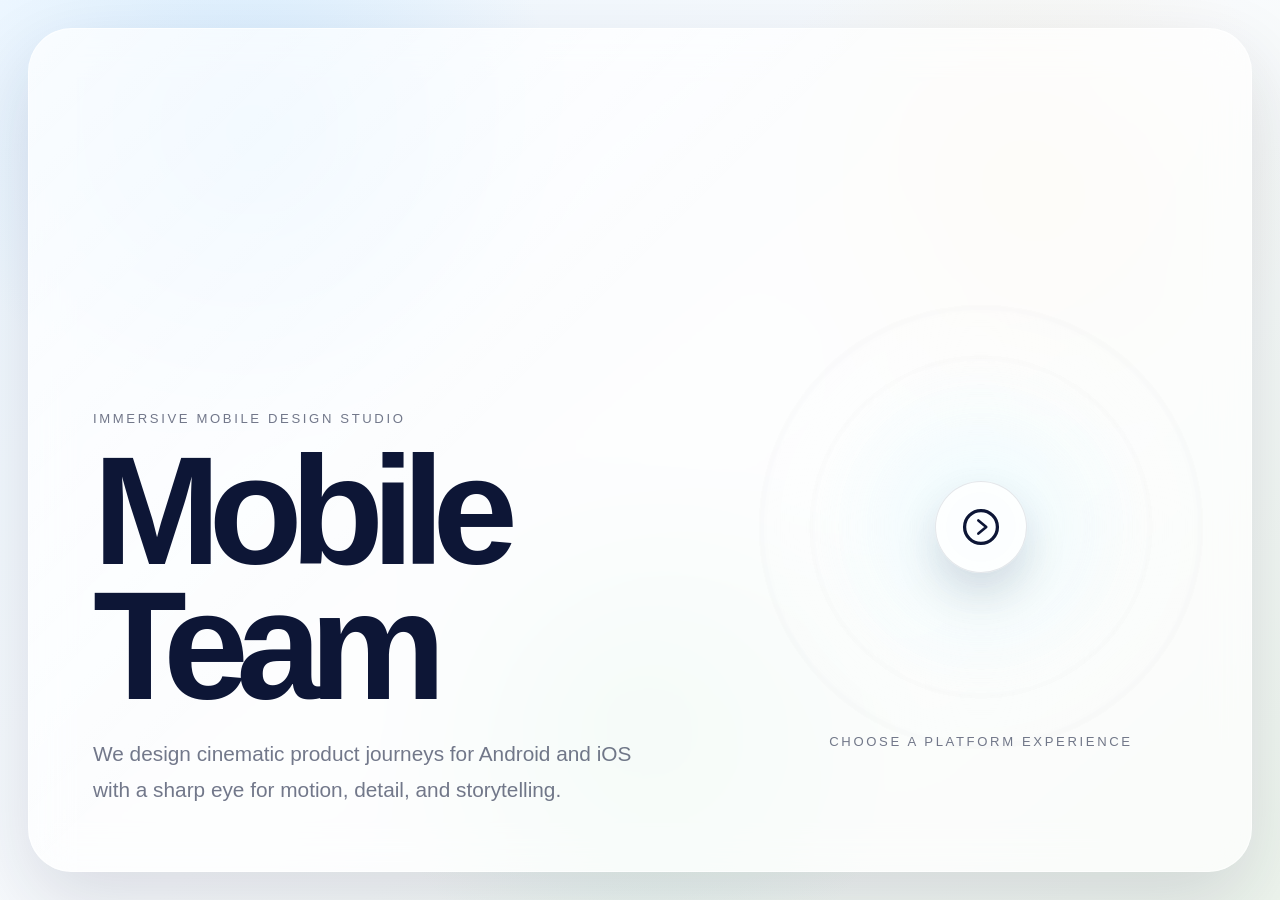
<file: index.html>
<!DOCTYPE html>
<html lang="en">
  <head>
    <meta charset="UTF-8" />
    <meta name="viewport" content="width=device-width, initial-scale=1.0" />
    <title>Mobile Team</title>
    <link rel="stylesheet" href="./styles.css" />
  </head>
  <body class="page-home">
    <main class="site-shell">
      <section class="hero-panel home-panel">
        <div class="hero-copy">
          <p class="kicker">Immersive mobile design studio</p>
          <h1 class="headline-xl">Mobile Team</h1>
          <p class="hero-text">
            We design cinematic product journeys for Android and iOS with a
            sharp eye for motion, detail, and storytelling.
          </p>
        </div>

        <div class="orbital-stage">
          <div class="ambient-ring ambient-ring-a"></div>
          <div class="ambient-ring ambient-ring-b"></div>

          <div class="split-control" data-split-control>
            <button
              class="arrow-button"
              type="button"
              aria-expanded="false"
              aria-label="Show Android and Apple options"
              data-split-trigger
            >
              <span class="arrow-icon" aria-hidden="true">
                <svg viewBox="0 0 64 64" class="icon-svg" focusable="false">
                  <circle cx="32" cy="32" r="25" fill="none" stroke="currentColor" stroke-width="5" />
                  <path
                    d="M28 22 40 32 28 42"
                    fill="none"
                    stroke="currentColor"
                    stroke-linecap="round"
                    stroke-linejoin="round"
                    stroke-width="4"
                  />
                </svg>
              </span>
            </button>

            <div class="platform-bubbles">
              <a
                class="platform-bubble android-bubble"
                href="./android.html"
                aria-label="Android"
                data-platform-choice
              >
                <svg viewBox="0 0 120 120" class="platform-icon" focusable="false">
                  <g
                    fill="none"
                    stroke="currentColor"
                    stroke-linecap="round"
                    stroke-linejoin="round"
                    stroke-width="6"
                  >
                    <path d="M37 45c5-12 17-20 23-20s18 8 23 20" />
                    <path
                      d="M33 50h54v25c0 12-9 21-21 21H54c-12 0-21-9-21-21V50Z"
                      fill="currentColor"
                      stroke="none"
                    />
                    <path d="M46 33 41 24" />
                    <path d="M74 33 79 24" />
                    <path d="M25 58v21" />
                    <path d="M95 58v21" />
                    <path d="M45 97v16" />
                    <path d="M75 97v16" />
                  </g>
                  <circle cx="50" cy="40" r="3.5" fill="#0a2313" />
                  <circle cx="70" cy="40" r="3.5" fill="#0a2313" />
                </svg>
              </a>

              <a
                class="platform-bubble apple-bubble"
                href="./ios.html"
                aria-label="iOS"
                data-platform-choice
              >
                <svg viewBox="0 0 120 120" class="platform-icon" focusable="false">
                  <path
                    d="M79.12 61.49c.08 17.13 15.03 22.84 15.2 22.92-.13.4-2.39 8.2-7.84 16.24-4.71 6.96-9.59 13.89-17.29 14.03-7.57.14-10-4.49-18.68-4.49-8.69 0-11.39 4.35-18.54 4.63-7.42.28-13.07-7.45-17.82-14.39-9.72-14.07-17.14-39.77-7.17-57.11 4.95-8.61 13.8-14.06 23.4-14.2 7.28-.14 14.15 4.9 18.68 4.9 4.54 0 13.06-6.06 22.01-5.17 3.75.16 14.3 1.52 21.06 11.41-.55.34-12.57 7.33-12.41 21.23ZM65.26 24.8c3.94-4.76 6.6-11.37 5.87-17.95-5.67.23-12.54 3.78-16.61 8.53-3.64 4.22-6.83 10.95-5.97 17.38 6.31.48 12.76-3.2 16.71-7.96Z"
                    fill="currentColor"
                  />
                </svg>
              </a>
            </div>
          </div>

          <p class="orbital-caption">Choose a platform experience</p>
        </div>
      </section>
    </main>

    <script>
      const control = document.querySelector("[data-split-control]");
      const trigger = document.querySelector("[data-split-trigger]");
      const platformChoices = document.querySelectorAll("[data-platform-choice]");
      let resetTimer;

      const clearResetTimer = () => {
        if (resetTimer) {
          window.clearTimeout(resetTimer);
          resetTimer = undefined;
        }
      };

      const closeChoices = () => {
        control.classList.remove("is-open");
        trigger.setAttribute("aria-expanded", "false");
        clearResetTimer();
      };

      const scheduleReset = () => {
        clearResetTimer();
        resetTimer = window.setTimeout(() => {
          closeChoices();
        }, 3000);
      };

      trigger?.addEventListener("click", () => {
        const expanded = control.classList.toggle("is-open");
        trigger.setAttribute("aria-expanded", expanded ? "true" : "false");

        if (expanded) {
          scheduleReset();
        } else {
          clearResetTimer();
        }
      });

      platformChoices.forEach((choice) => {
        choice.addEventListener("click", () => {
          clearResetTimer();
        });
      });
    </script>
  </body>
</html>
</file>
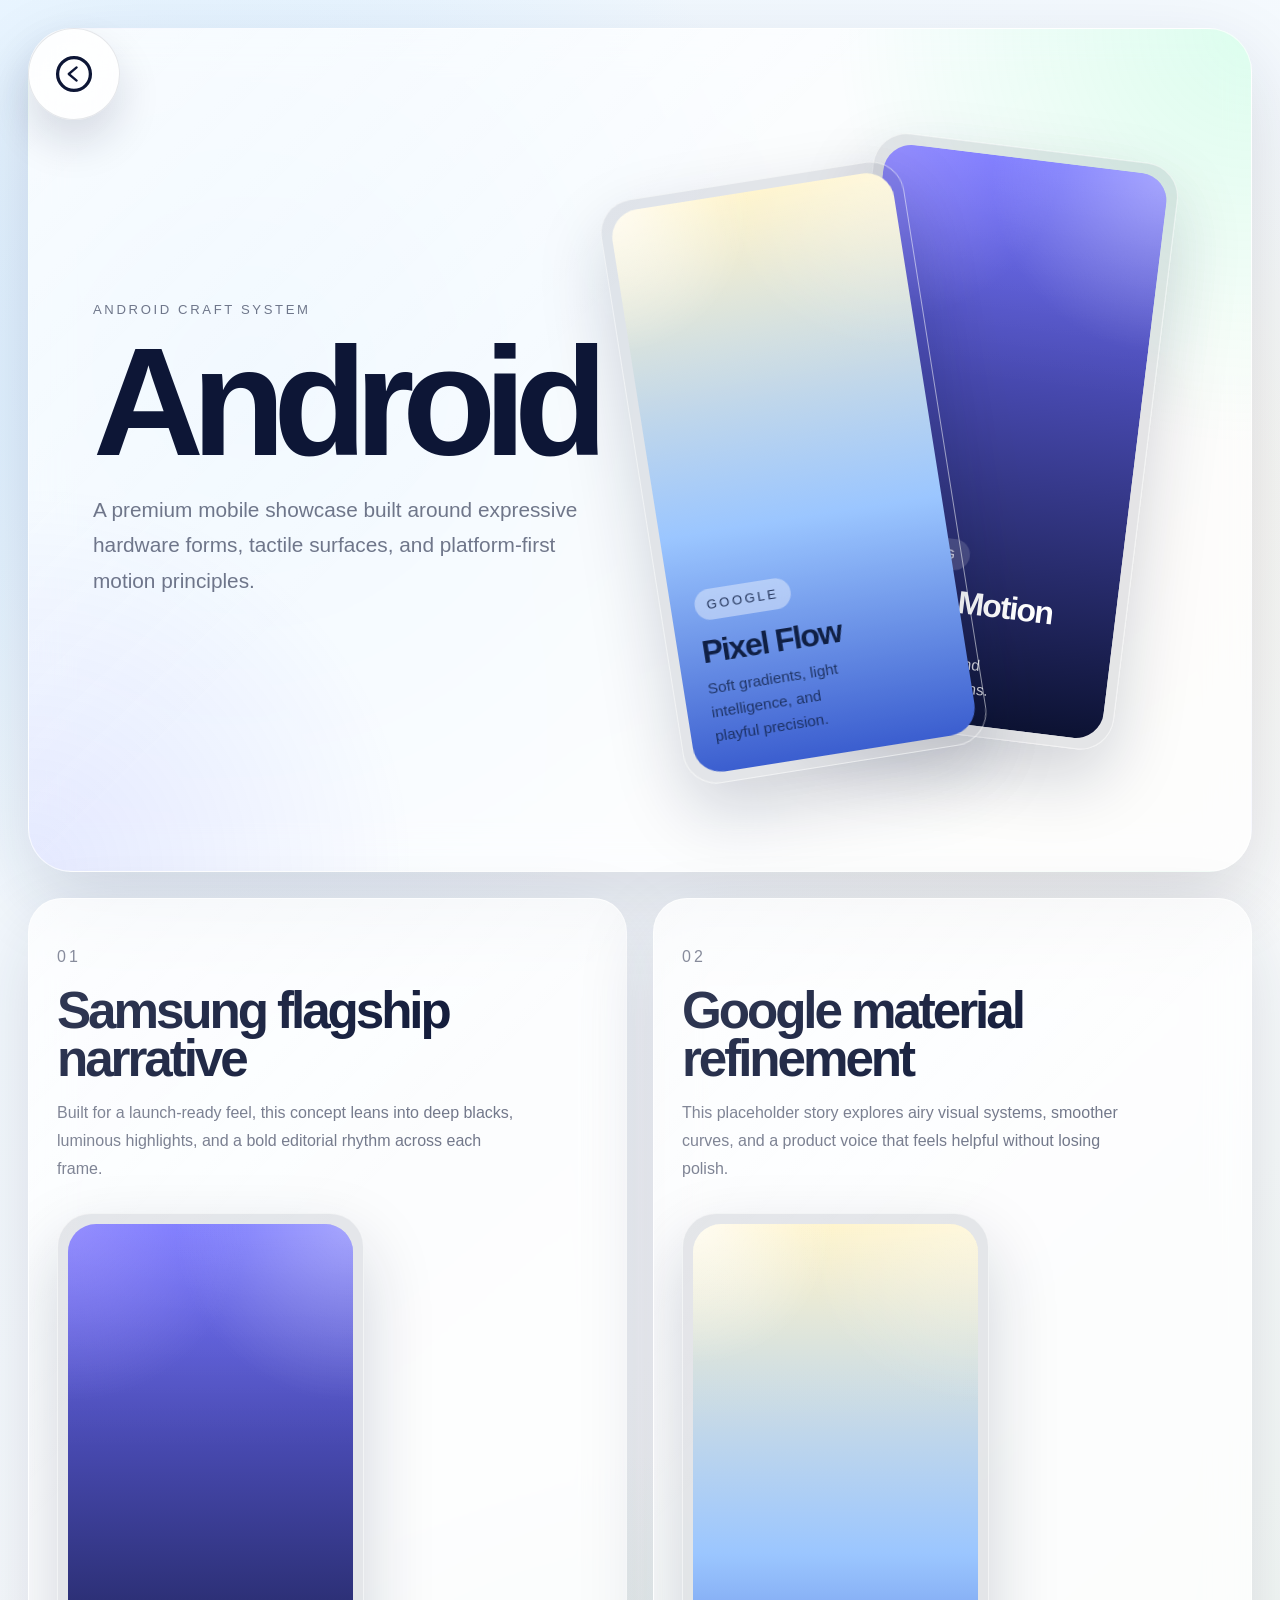
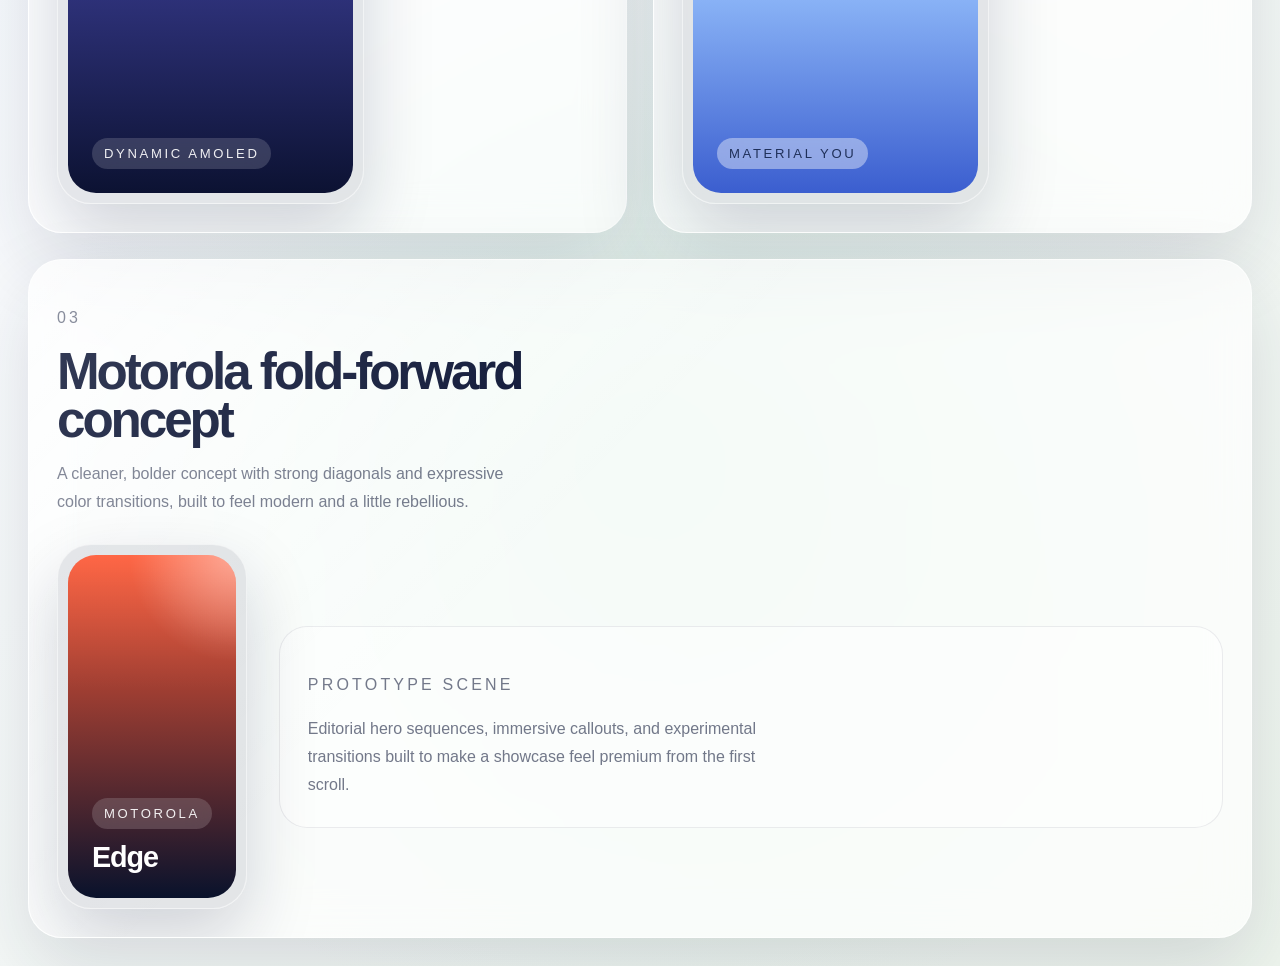
<file: android.html>
<!DOCTYPE html>
<html lang="en">
  <head>
    <meta charset="UTF-8" />
    <meta name="viewport" content="width=device-width, initial-scale=1.0" />
    <title>Android</title>
    <link rel="stylesheet" href="./styles.css" />
  </head>
  <body class="page-android">
    <main class="site-shell">
      <a class="back-button back-floating" href="./index.html" aria-label="Back to home">
        <svg viewBox="0 0 64 64" class="back-icon" focusable="false">
          <circle cx="32" cy="32" r="25" fill="none" stroke="currentColor" stroke-width="5" />
          <path
            d="M36 22 24 32 36 42"
            fill="none"
            stroke="currentColor"
            stroke-linecap="round"
            stroke-linejoin="round"
            stroke-width="3.5"
          />
        </svg>
      </a>

      <section class="hero-panel platform-panel">
        <div class="hero-copy">
          <p class="kicker">Android craft system</p>
          <h1 class="headline-xl">Android</h1>
          <p class="hero-text">
            A premium mobile showcase built around expressive hardware forms,
            tactile surfaces, and platform-first motion principles.
          </p>
        </div>

        <div class="hero-mockup-stack">
          <div class="device device-phone samsung-device">
            <div class="device-screen samsung-screen">
              <span class="brand-pill">Samsung</span>
              <h2>Galaxy Motion</h2>
              <p>Rich contrast, elevated gloss, and cinematic transitions.</p>
            </div>
          </div>

          <div class="device device-phone google-device">
            <div class="device-screen google-screen">
              <span class="brand-pill">Google</span>
              <h2>Pixel Flow</h2>
              <p>Soft gradients, light intelligence, and playful precision.</p>
            </div>
          </div>
        </div>
      </section>

      <section class="story-grid">
        <article class="story-card">
          <div class="story-copy">
            <p class="story-index">01</p>
            <h2>Samsung flagship narrative</h2>
            <p>
              Built for a launch-ready feel, this concept leans into deep blacks,
              luminous highlights, and a bold editorial rhythm across each frame.
            </p>
          </div>
          <div class="device device-phone samsung-device device-inline">
            <div class="device-screen samsung-screen">
              <span class="mini-label">Dynamic AMOLED</span>
            </div>
          </div>
        </article>

        <article class="story-card">
          <div class="story-copy">
            <p class="story-index">02</p>
            <h2>Google material refinement</h2>
            <p>
              This placeholder story explores airy visual systems, smoother curves,
              and a product voice that feels helpful without losing polish.
            </p>
          </div>
          <div class="device device-phone google-device device-inline">
            <div class="device-screen google-screen">
              <span class="mini-label">Material You</span>
            </div>
          </div>
        </article>

        <article class="story-card wide-card">
          <div class="story-copy">
            <p class="story-index">03</p>
            <h2>Motorola fold-forward concept</h2>
            <p>
              A cleaner, bolder concept with strong diagonals and expressive color
              transitions, built to feel modern and a little rebellious.
            </p>
          </div>
          <div class="device-row">
            <div class="device device-phone motorola-device">
              <div class="device-screen motorola-screen">
                <span class="brand-pill">Motorola</span>
                <h3>Edge</h3>
              </div>
            </div>
            <div class="feature-panel">
              <p class="feature-kicker">Prototype scene</p>
              <p>
                Editorial hero sequences, immersive callouts, and experimental
                transitions built to make a showcase feel premium from the first scroll.
              </p>
            </div>
          </div>
        </article>
      </section>
    </main>
  </body>
</html>
</file>
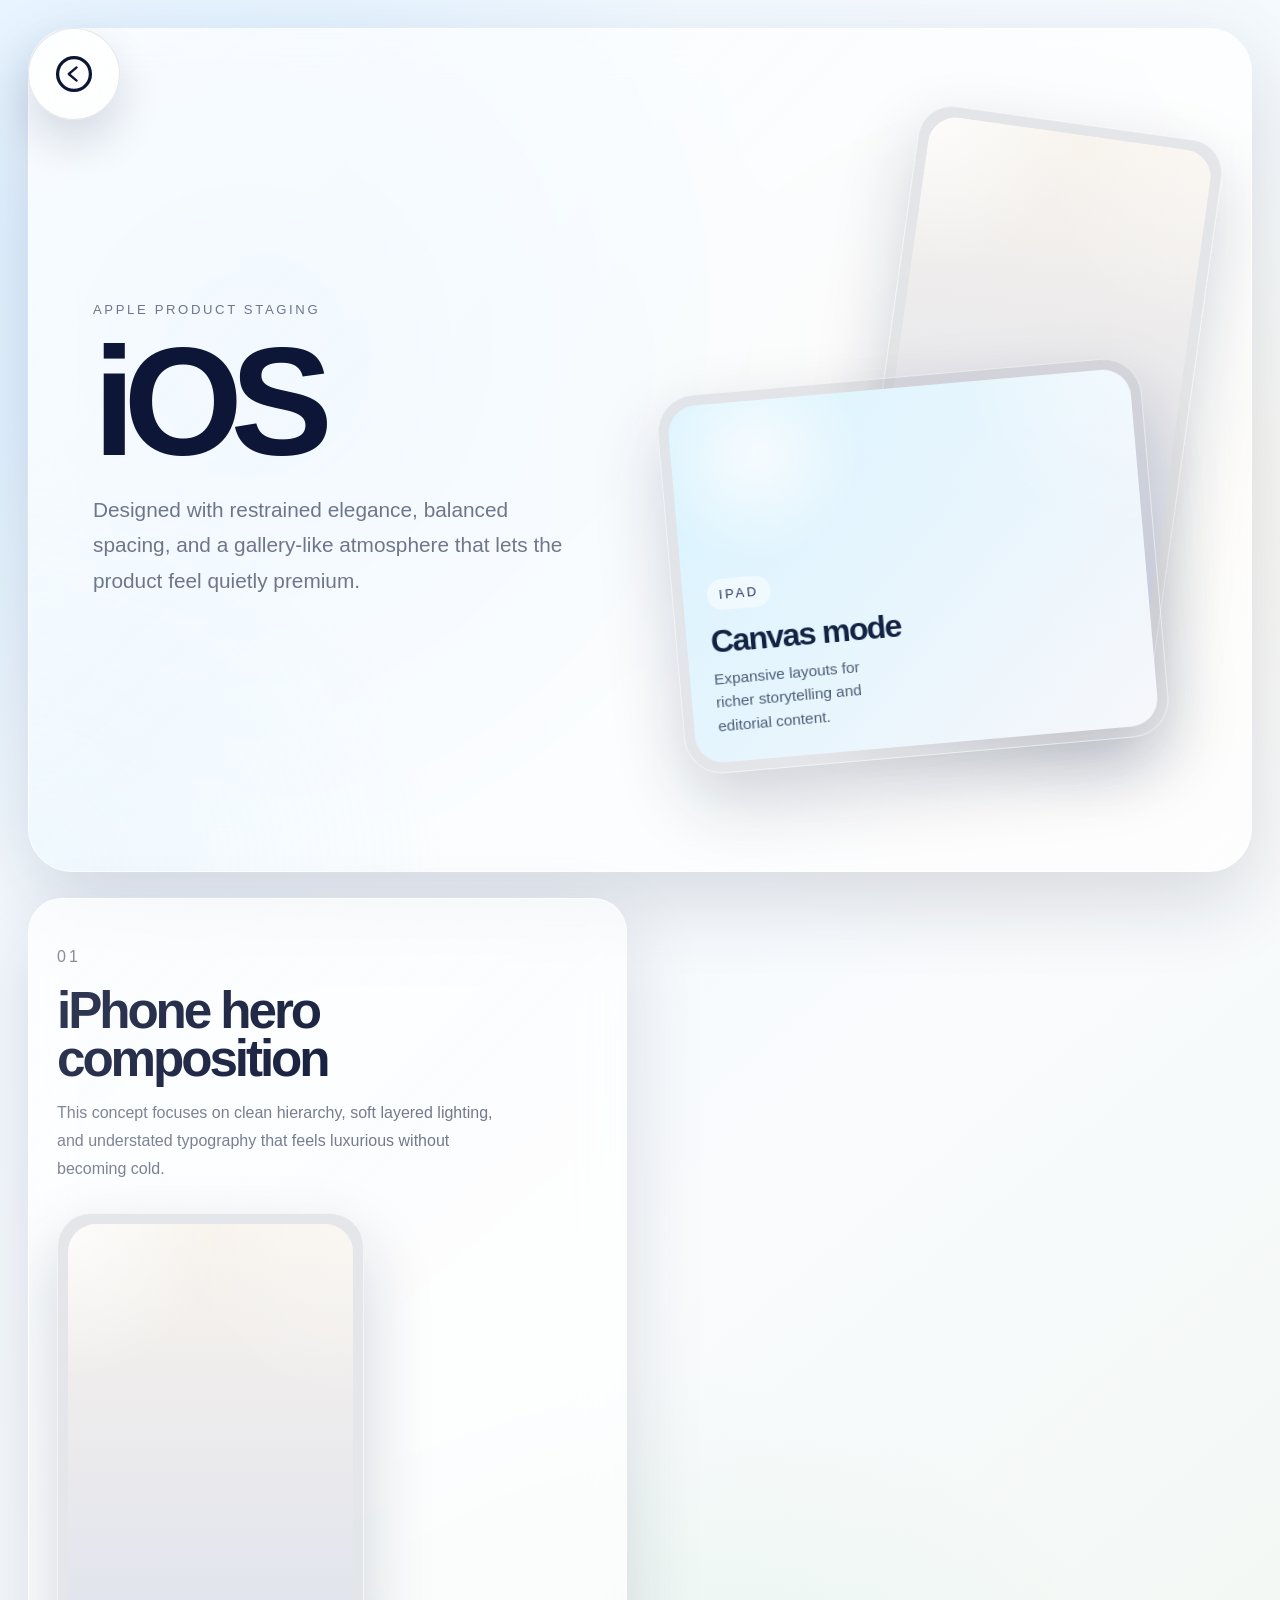
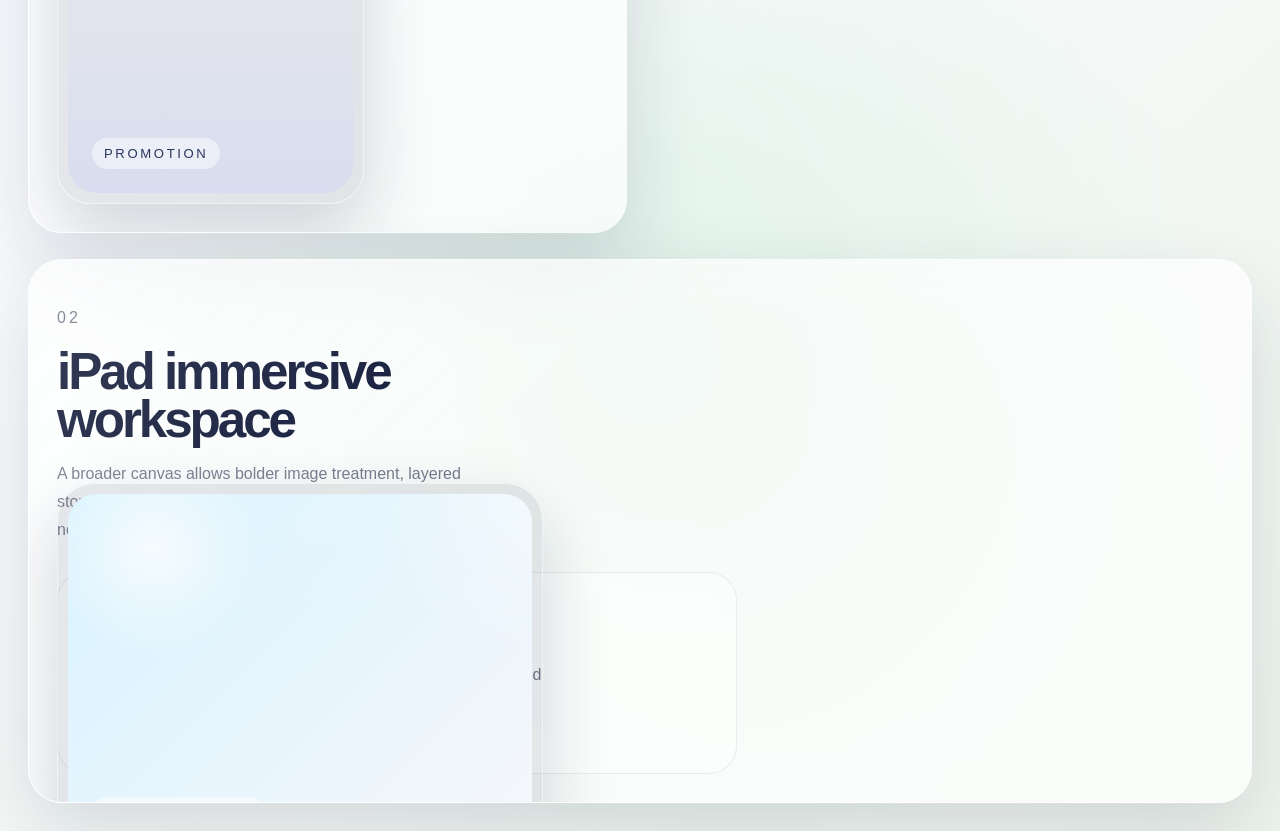
<file: ios.html>
<!DOCTYPE html>
<html lang="en">
  <head>
    <meta charset="UTF-8" />
    <meta name="viewport" content="width=device-width, initial-scale=1.0" />
    <title>iOS</title>
    <link rel="stylesheet" href="./styles.css" />
  </head>
  <body class="page-ios">
    <main class="site-shell">
      <a class="back-button back-floating" href="./index.html" aria-label="Back to home">
        <svg viewBox="0 0 64 64" class="back-icon" focusable="false">
          <circle cx="32" cy="32" r="25" fill="none" stroke="currentColor" stroke-width="5" />
          <path
            d="M36 22 24 32 36 42"
            fill="none"
            stroke="currentColor"
            stroke-linecap="round"
            stroke-linejoin="round"
            stroke-width="3.5"
          />
        </svg>
      </a>

      <section class="hero-panel platform-panel">
        <div class="hero-copy">
          <p class="kicker">Apple product staging</p>
          <h1 class="headline-xl">iOS</h1>
          <p class="hero-text">
            Designed with restrained elegance, balanced spacing, and a gallery-like
            atmosphere that lets the product feel quietly premium.
          </p>
        </div>

        <div class="hero-mockup-stack ios-stack">
          <div class="device device-phone iphone-device">
            <div class="device-screen iphone-screen">
              <span class="brand-pill">iPhone</span>
              <h2>Quiet luxury</h2>
              <p>Soft depth, refined spacing, and fluid motion pacing.</p>
            </div>
          </div>

          <div class="device device-tablet ipad-device">
            <div class="device-screen ipad-screen">
              <span class="brand-pill">iPad</span>
              <h2>Canvas mode</h2>
              <p>Expansive layouts for richer storytelling and editorial content.</p>
            </div>
          </div>
        </div>
      </section>

      <section class="story-grid ios-grid">
        <article class="story-card">
          <div class="story-copy">
            <p class="story-index">01</p>
            <h2>iPhone hero composition</h2>
            <p>
              This concept focuses on clean hierarchy, soft layered lighting, and
              understated typography that feels luxurious without becoming cold.
            </p>
          </div>
          <div class="device device-phone iphone-device device-inline">
            <div class="device-screen iphone-screen">
              <span class="mini-label">ProMotion</span>
            </div>
          </div>
        </article>

        <article class="story-card wide-card">
          <div class="story-copy">
            <p class="story-index">02</p>
            <h2>iPad immersive workspace</h2>
            <p>
              A broader canvas allows bolder image treatment, layered storytelling,
              and a premium presentation system for content that needs room to breathe.
            </p>
          </div>
          <div class="device-row tablet-row">
            <div class="device device-tablet ipad-device">
              <div class="device-screen ipad-screen">
                <span class="mini-label">Stage Manager</span>
              </div>
            </div>
            <div class="feature-panel light-panel">
              <p class="feature-kicker">Experience direction</p>
              <p>
                Large-scale gallery transitions, immersive showcase blocks, and subtle
                motion cues that feel closer to a luxury brand site than a standard app page.
              </p>
            </div>
          </div>
        </article>
      </section>
    </main>
  </body>
</html>
</file>
<file: styles.css>
:root {
  --ink: #0d1636;
  --text: rgba(13, 22, 54, 0.88);
  --muted: rgba(13, 22, 54, 0.58);
  --line: rgba(13, 22, 54, 0.1);
  --panel: rgba(255, 255, 255, 0.66);
  --panel-strong: rgba(255, 255, 255, 0.8);
  --shadow: 0 30px 80px rgba(18, 31, 66, 0.14);
  --android: #34d17a;
  --apple: #0f172a;
  --samsung-a: #0c1232;
  --samsung-b: #6d6cff;
  --google-a: #fff3c7;
  --google-b: #9bc6ff;
  --motorola-a: #09122c;
  --motorola-b: #ff5a36;
  --iphone-a: #f7f2eb;
  --iphone-b: #d8deef;
  --ipad-a: #d8f3ff;
  --ipad-b: #f6f7fb;
}

* {
  box-sizing: border-box;
}

html {
  scroll-behavior: smooth;
}

body {
  margin: 0;
  min-height: 100vh;
  font-family: "Avenir Next", "Segoe UI", "Helvetica Neue", sans-serif;
  color: var(--text);
  background:
    radial-gradient(circle at 20% 15%, rgba(123, 196, 255, 0.24), transparent 24%),
    radial-gradient(circle at 80% 20%, rgba(255, 210, 130, 0.14), transparent 22%),
    radial-gradient(circle at 50% 80%, rgba(130, 216, 169, 0.18), transparent 28%),
    linear-gradient(140deg, #eef7ff 0%, #f9fbfd 52%, #eef5ed 100%);
}

a {
  color: inherit;
}

.site-shell {
  width: min(1440px, 100%);
  margin: 0 auto;
  padding: 28px;
}

.hero-panel,
.story-card {
  position: relative;
  overflow: hidden;
  border: 1px solid rgba(255, 255, 255, 0.65);
  background: var(--panel);
  box-shadow: var(--shadow);
  backdrop-filter: blur(20px);
}

.hero-panel::before,
.story-card::before {
  content: "";
  position: absolute;
  inset: 0;
  background: linear-gradient(135deg, rgba(255, 255, 255, 0.18), transparent 42%);
  pointer-events: none;
}

.home-panel,
.platform-panel {
  min-height: calc(100vh - 56px);
  border-radius: 44px;
  padding: clamp(28px, 5vw, 64px);
}

.home-panel {
  display: grid;
  align-items: end;
  grid-template-columns: minmax(0, 1.2fr) minmax(300px, 0.8fr);
  gap: clamp(28px, 5vw, 72px);
}

.platform-panel {
  display: grid;
  align-items: center;
  grid-template-columns: minmax(0, 0.95fr) minmax(0, 1.05fr);
  gap: clamp(24px, 4vw, 72px);
}

.hero-copy {
  position: relative;
  z-index: 1;
  max-width: 720px;
}

.kicker,
.story-index,
.feature-kicker,
.orbital-caption,
.brand-pill,
.mini-label {
  margin: 0;
  font-size: 0.82rem;
  letter-spacing: 0.2em;
  text-transform: uppercase;
}

.kicker {
  color: var(--muted);
}

.headline-xl {
  margin: 18px 0 0;
  font-size: clamp(4.4rem, 12vw, 10rem);
  line-height: 0.88;
  letter-spacing: -0.08em;
  color: var(--ink);
}

.hero-text {
  max-width: 540px;
  margin: 22px 0 0;
  font-size: clamp(1.05rem, 1.8vw, 1.3rem);
  line-height: 1.7;
  color: var(--muted);
}

.orbital-stage {
  position: relative;
  z-index: 1;
  min-height: 560px;
  display: grid;
  place-items: center;
}

.ambient-ring {
  position: absolute;
  border-radius: 50%;
  filter: blur(2px);
  opacity: 0.85;
}

.ambient-ring-a {
  width: min(36vw, 440px);
  height: min(36vw, 440px);
  border: 1px solid rgba(13, 22, 54, 0.08);
  background: radial-gradient(circle, rgba(255, 255, 255, 0.45), rgba(255, 255, 255, 0.04) 64%, transparent 70%);
}

.ambient-ring-b {
  width: min(28vw, 340px);
  height: min(28vw, 340px);
  border: 1px solid rgba(13, 22, 54, 0.06);
  background: radial-gradient(circle, rgba(188, 238, 255, 0.28), transparent 70%);
}

.orbital-caption {
  position: absolute;
  bottom: 58px;
  color: var(--muted);
}

.split-control {
  position: relative;
  z-index: 2;
  width: 360px;
  height: 160px;
  display: grid;
  place-items: center;
}

.arrow-button,
.platform-bubble,
.back-button {
  width: 92px;
  height: 92px;
  border-radius: 50%;
  border: 1px solid var(--line);
  background: var(--panel-strong);
  box-shadow: 0 22px 44px rgba(13, 22, 54, 0.14);
}

.arrow-button,
.platform-bubble {
  display: grid;
  place-items: center;
}

.arrow-button {
  appearance: none;
  -webkit-appearance: none;
  padding: 0;
  cursor: pointer;
  color: var(--ink);
  transition: transform 240ms ease, opacity 220ms ease, box-shadow 240ms ease;
}

.arrow-button:hover,
.back-button:hover,
.platform-bubble:hover {
  transform: translateY(-4px);
  box-shadow: 0 28px 54px rgba(13, 22, 54, 0.18);
}

.arrow-button:focus-visible,
.back-button:focus-visible,
.platform-bubble:focus-visible {
  outline: 3px solid rgba(70, 140, 255, 0.28);
  outline-offset: 5px;
}

.arrow-icon,
.back-icon {
  width: 42px;
  height: 42px;
  display: block;
}

.icon-svg,
.platform-icon {
  width: 100%;
  height: 100%;
  display: block;
}

.platform-bubbles {
  position: absolute;
  inset: 0;
  pointer-events: none;
}

.platform-bubble {
  position: absolute;
  top: 34px;
  left: 50%;
  padding: 20px;
  opacity: 0;
  pointer-events: auto;
  text-decoration: none;
  transform: translate(-50%, 0) scale(0.35);
  transition: transform 420ms cubic-bezier(0.2, 0.9, 0.2, 1), opacity 240ms ease;
}

.android-bubble {
  color: var(--android);
}

.apple-bubble {
  color: var(--apple);
  padding: 16px 14px 18px 20px;
}

.is-open .arrow-button {
  opacity: 0;
  transform: scale(0.6);
  pointer-events: none;
}

.is-open .android-bubble {
  opacity: 1;
  transform: translate(calc(-50% - 84px), 0) scale(1);
}

.is-open .apple-bubble {
  opacity: 1;
  transform: translate(calc(-50% + 84px), 0) scale(1);
}

.back-button {
  position: fixed;
  top: 28px;
  left: 28px;
  z-index: 20;
  display: grid;
  place-items: center;
  color: var(--ink);
  text-decoration: none;
  backdrop-filter: blur(20px);
}

.hero-mockup-stack {
  position: relative;
  min-height: 660px;
}

.device {
  position: absolute;
  border-radius: 34px;
  padding: 10px;
  border: 1px solid rgba(255, 255, 255, 0.52);
  background: rgba(13, 22, 54, 0.1);
  box-shadow: 0 30px 70px rgba(13, 22, 54, 0.18);
}

.device-phone {
  width: clamp(230px, 24vw, 320px);
  aspect-ratio: 0.52;
}

.device-tablet {
  width: clamp(320px, 38vw, 520px);
  aspect-ratio: 1.28;
  border-radius: 38px;
}

.device-screen {
  position: relative;
  width: 100%;
  height: 100%;
  overflow: hidden;
  border-radius: 28px;
  padding: 24px;
  display: flex;
  flex-direction: column;
  justify-content: flex-end;
}

.device-screen::before {
  content: "";
  position: absolute;
  inset: 0;
  background:
    radial-gradient(circle at top right, rgba(255, 255, 255, 0.35), transparent 28%),
    linear-gradient(180deg, rgba(255, 255, 255, 0.08), transparent 40%);
  pointer-events: none;
}

.device h2,
.device h3,
.device p {
  position: relative;
  z-index: 1;
  margin: 0;
}

.device h2 {
  margin-top: 16px;
  font-size: clamp(1.6rem, 2.5vw, 2.1rem);
  line-height: 0.95;
  letter-spacing: -0.05em;
}

.device h3 {
  margin-top: 12px;
  font-size: 1.8rem;
  letter-spacing: -0.04em;
}

.device p {
  margin-top: 10px;
  max-width: 18ch;
  font-size: 0.96rem;
  line-height: 1.55;
  color: rgba(255, 255, 255, 0.82);
}

.brand-pill,
.mini-label {
  position: relative;
  z-index: 1;
  display: inline-flex;
  align-items: center;
  width: fit-content;
  padding: 8px 12px;
  border-radius: 999px;
  background: rgba(255, 255, 255, 0.16);
  color: rgba(255, 255, 255, 0.92);
  backdrop-filter: blur(10px);
}

.samsung-device {
  top: 26px;
  right: 40px;
  transform: rotate(7deg);
}

.samsung-screen {
  background:
    radial-gradient(circle at top left, rgba(164, 153, 255, 0.55), transparent 28%),
    linear-gradient(180deg, var(--samsung-b), var(--samsung-a));
  color: #fff;
}

.google-device {
  bottom: 12px;
  left: 0;
  transform: rotate(-9deg);
}

.google-screen {
  background:
    radial-gradient(circle at top left, rgba(255, 255, 255, 0.75), transparent 22%),
    linear-gradient(180deg, var(--google-a), var(--google-b) 58%, #3b5ecf 100%);
  color: #102045;
}

.google-screen p {
  color: rgba(16, 32, 69, 0.78);
}

.google-screen .brand-pill,
.google-screen .mini-label {
  background: rgba(255, 255, 255, 0.4);
  color: rgba(16, 32, 69, 0.88);
}

.motorola-device {
  position: relative;
  width: min(100%, 300px);
  aspect-ratio: 0.52;
  top: auto;
  left: auto;
}

.motorola-screen {
  background:
    radial-gradient(circle at top right, rgba(255, 135, 109, 0.46), transparent 24%),
    linear-gradient(180deg, var(--motorola-b), var(--motorola-a));
  color: #fff;
}

.iphone-device {
  top: 0;
  right: 0;
  transform: rotate(8deg);
}

.iphone-screen {
  background:
    radial-gradient(circle at top left, rgba(255, 255, 255, 0.82), transparent 24%),
    linear-gradient(180deg, var(--iphone-a), var(--iphone-b));
  color: #13214c;
}

.iphone-screen p {
  color: rgba(19, 33, 76, 0.7);
}

.iphone-screen .brand-pill,
.iphone-screen .mini-label,
.ipad-screen .brand-pill,
.ipad-screen .mini-label {
  background: rgba(255, 255, 255, 0.48);
  color: rgba(19, 33, 76, 0.9);
}

.ipad-device {
  bottom: 24px;
  left: 30px;
  transform: rotate(-5deg);
}

.ipad-screen {
  background:
    radial-gradient(circle at 18% 15%, rgba(255, 255, 255, 0.7), transparent 22%),
    linear-gradient(135deg, var(--ipad-a), var(--ipad-b));
  color: #112243;
}

.ipad-screen p {
  max-width: 22ch;
  color: rgba(17, 34, 67, 0.72);
}

.story-grid {
  display: grid;
  grid-template-columns: repeat(2, minmax(0, 1fr));
  gap: 26px;
  margin-top: 26px;
}

.story-card {
  border-radius: 34px;
  padding: 28px;
}

.wide-card {
  grid-column: 1 / -1;
}

.story-copy {
  max-width: 560px;
}

.story-index,
.feature-kicker {
  color: var(--muted);
}

.story-card h2 {
  margin: 16px 0 0;
  font-size: clamp(2rem, 4vw, 3.4rem);
  line-height: 0.94;
  letter-spacing: -0.06em;
  color: var(--ink);
}

.story-card p {
  margin: 16px 0 0;
  max-width: 52ch;
  font-size: 1rem;
  line-height: 1.75;
  color: var(--muted);
}

.device-inline {
  position: relative;
  top: auto;
  right: auto;
  bottom: auto;
  left: auto;
  transform: none;
  margin-top: 30px;
}

.device-row {
  display: grid;
  align-items: center;
  grid-template-columns: auto minmax(0, 1fr);
  gap: 32px;
  margin-top: 28px;
}

.device-row > .device {
  top: auto;
  right: auto;
  bottom: auto;
  left: auto;
  transform: none;
}

.tablet-row {
  grid-template-columns: minmax(0, 1.2fr) minmax(280px, 0.8fr);
}

.feature-panel {
  padding: 28px;
  border-radius: 28px;
  border: 1px solid rgba(13, 22, 54, 0.08);
  background: rgba(255, 255, 255, 0.44);
}

.light-panel {
  background: rgba(255, 255, 255, 0.52);
}

.page-android .hero-panel {
  background:
    radial-gradient(circle at right top, rgba(79, 255, 160, 0.18), transparent 28%),
    radial-gradient(circle at left bottom, rgba(95, 111, 255, 0.14), transparent 26%),
    var(--panel);
}

.page-ios .hero-panel {
  background:
    radial-gradient(circle at right top, rgba(255, 255, 255, 0.38), transparent 26%),
    radial-gradient(circle at left bottom, rgba(187, 230, 255, 0.18), transparent 28%),
    var(--panel);
}

@media (max-width: 1100px) {
  .home-panel,
  .platform-panel {
    grid-template-columns: 1fr;
  }

  .orbital-stage,
  .hero-mockup-stack {
    min-height: 460px;
  }
}

@media (max-width: 900px) {
  .story-grid,
  .device-row,
  .tablet-row {
    grid-template-columns: 1fr;
  }

  .hero-mockup-stack {
    min-height: 760px;
  }

  .device-inline,
  .motorola-device {
    width: min(100%, 280px);
  }
}

@media (max-width: 760px) {
  .site-shell {
    padding: 18px;
  }

  .home-panel,
  .platform-panel,
  .story-card {
    border-radius: 28px;
  }

  .home-panel,
  .platform-panel {
    min-height: auto;
    padding: 24px;
  }

  .orbital-stage {
    min-height: 360px;
  }

  .split-control {
    width: 260px;
    height: 140px;
  }

  .is-open .android-bubble {
    transform: translate(calc(-50% - 58px), 0) scale(1);
  }

  .is-open .apple-bubble {
    transform: translate(calc(-50% + 58px), 0) scale(1);
  }

  .hero-mockup-stack {
    min-height: 660px;
  }

  .device-phone,
  .motorola-device {
    width: 230px;
  }

  .device-tablet {
    width: min(100%, 360px);
  }

  .samsung-device {
    right: 0;
  }

  .google-device,
  .ipad-device {
    left: 0;
  }

  .back-button {
    top: 18px;
    left: 18px;
    width: 72px;
    height: 72px;
  }
}
</file>
